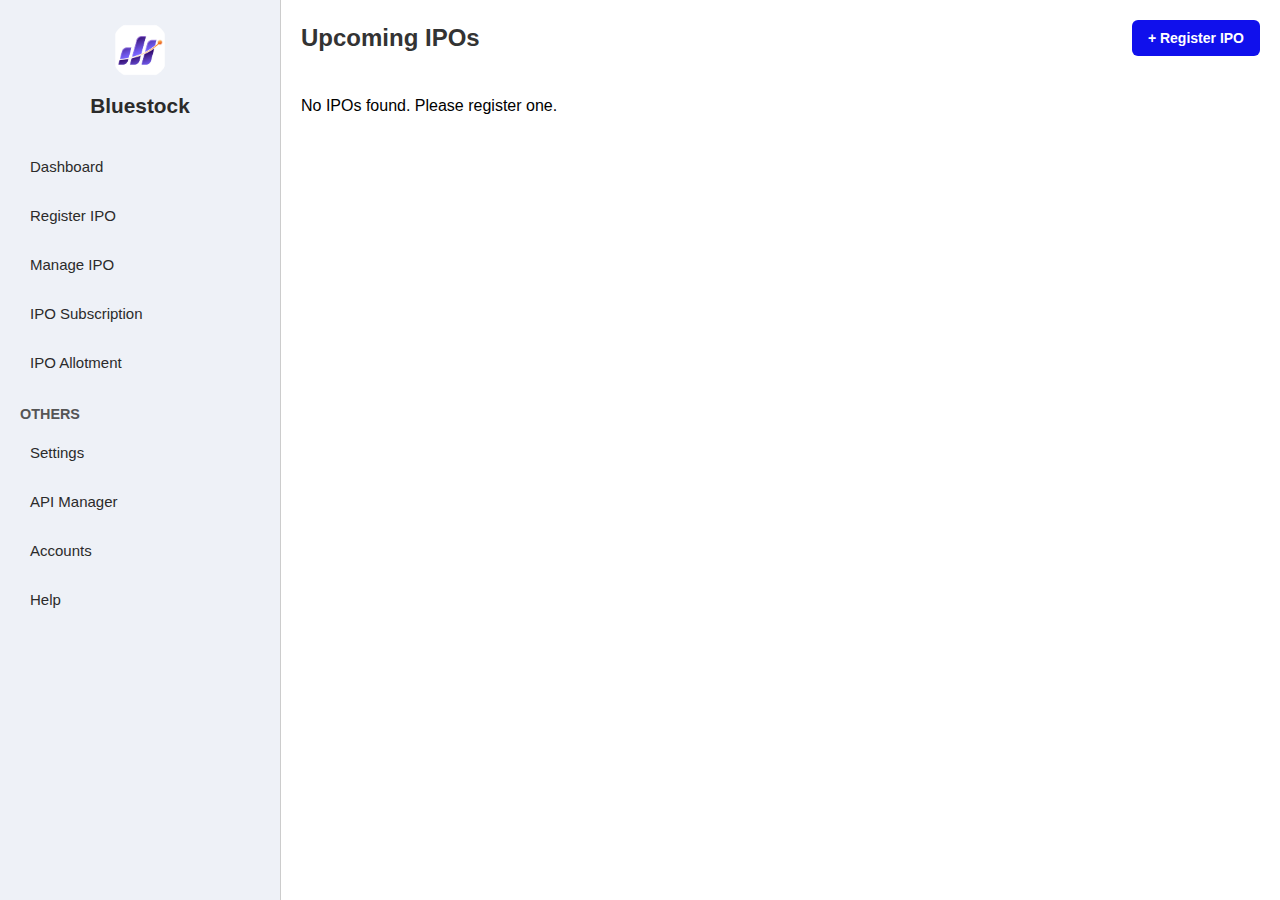
<file: index.html>
<!DOCTYPE html>
<html lang="en">
<head>
  <meta charset="UTF-8" />
  <title>Bluestock IPO Dashboard</title>
  <link rel="stylesheet" href="style.css" />
  <style>
    /* Optional inline styling if not using style.css */
    .main-content {
      padding: 20px;
    }

    .page-header {
      display: flex;
      justify-content: space-between;
      align-items: center;
      margin-bottom: 25px;
    }

    .page-header h1 {
      font-size: 24px;
      margin: 0;
    }

    .register-btn {
      background-color: #1010ec;
      color: #ffffff;
      text-decoration: none;
      padding: 10px 16px;
      border-radius: 6px;
      font-weight: bold;
      font-size: 14px;
      transition: background-color 0.3s ease;
    }

    .register-btn:hover {
      background-color: #218838;
    }

    .ipo-card {
      background: #fff;
      border: 1px solid #d00606;
      padding: 15px;
      margin-bottom: 15px;
      border-radius: 10px;
      display: flex;
      align-items: center;
      gap: 15px;
      box-shadow: 0 2px 5px rgba(0,0,0,0.05);
    }

    .ipo-card img {
      width: 60px;
      height: 60px;
      object-fit: contain;
      border-radius: 50%;
      border: 1px solid #ccc;
      background: #f9f9f9;
    }

    .ipo-card h3 {
      margin: 0;
    }

    .ipo-card small {
      display: block;
      color: gray;
    }
  </style>
</head>
<body>
  <div class="container">
    <!-- Sidebar -->
    <aside class="sidebar">
      <div class="logo">
        <img src="Logo with round.png" alt="Bluestock Logo" />
        <h2>Bluestock</h2>
      </div>
      <nav>
        <ul>
          <li><a class="active" href="index.html">Dashboard</a></li>
          <li><a href="register.html">Register IPO</a></li>
          <li><a href="manage-ipo.html">Manage IPO</a></li>
          <li><a href="ipo-subscription.html">IPO Subscription</a></li>
          <li><a href="ipo-allotment.html">IPO Allotment</a></li>
          <li class="section-title">Others</li>
          <li><a href="settings.html">Settings</a></li>
          <li><a href="api-manager.html">API Manager</a></li>
          <li><a href="accounts.html">Accounts</a></li>
          <li><a href="help.html">Help</a></li>
        </ul>
      </nav>
    </aside>

    <!-- Main Content -->
    <main class="main-content">
      <header class="page-header">
        <h1>Upcoming IPOs</h1>
        <a href="register.html" class="register-btn">+ Register IPO</a>
      </header>

      <div id="ipoList">
        <!-- IPO cards will appear here -->
      </div>
    </main>
  </div>

  <script>
    const ipoList = JSON.parse(localStorage.getItem('ipoData') || '[]');
    const container = document.getElementById('ipoList');

    if (ipoList.length === 0) {
      container.innerHTML = "<p>No IPOs found. Please register one.</p>";
    } else {
      ipoList.forEach(ipo => {
        const div = document.createElement('div');
        div.className = 'ipo-card';
        div.innerHTML = `
          <img src="${ipo.logo}" alt="${ipo.company} Logo" />
          <div>
            <h3>${ipo.company}</h3>
            <small>Open: ${ipo.open_date} | Close: ${ipo.close_date}</small>
            <small>Price Band: ${ipo.price_band} | Status: ${ipo.status}</small>
          </div>
        `;
        container.appendChild(div);
      });
    }
  </script>
</body>
</html>
</file>
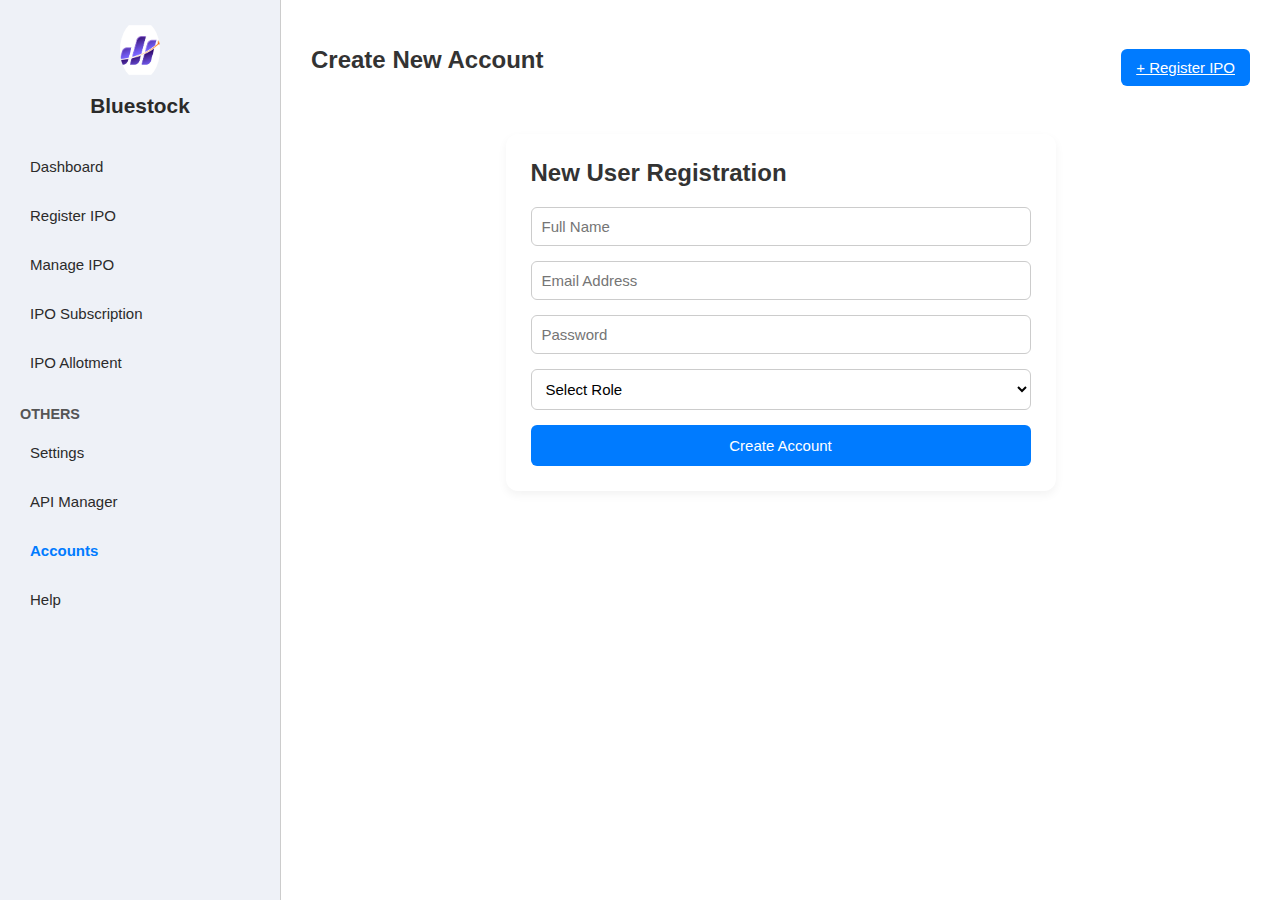
<file: accounts.html>
<!DOCTYPE html>
<html lang="en">
<head>
  <meta charset="UTF-8" />
  <title>Create Account - Bluestock</title>
  <link rel="stylesheet" href="style.css" />
  <style>
    .main-content {
      padding: 30px;
    }

    .page-header {
      display: flex;
      justify-content: space-between;
      align-items: center;
      margin-bottom: 30px;
    }

    .register-container {
      background-color: #fff;
      padding: 25px;
      border-radius: 12px;
      max-width: 500px;
      margin: 0 auto;
      box-shadow: 0 4px 10px rgba(0,0,0,0.05);
    }

    .register-container h2 {
      margin-top: 0;
      font-size: 24px;
      color: #333;
      margin-bottom: 20px;
    }

    input, select {
      padding: 12px;
      margin-bottom: 15px;
      border: 1px solid #ccc;
      border-radius: 6px;
      font-size: 14px;
      width: 100%;
    }

    .submit-btn {
      background-color: #007bff;
      color: white;
      padding: 12px;
      border: none;
      font-size: 15px;
      border-radius: 6px;
      cursor: pointer;
      width: 100%;
    }

    .submit-btn:hover {
      background-color: #0056b3;
    }

    .logo img {
      width: 40px;
    }

    .sidebar .active {
      font-weight: bold;
      color: #007bff;
    }
  </style>
</head>
<body>
  <div class="container">
    <!-- Sidebar -->
    <aside class="sidebar">
      <div class="logo">
        <img src="Logo with round.png" alt="Bluestock Logo" />
        <h2>Bluestock</h2>
      </div>
      <nav>
        <ul>
          <li><a href="index.html">Dashboard</a></li>
          <li><a href="register.html">Register IPO</a></li>
          <li><a href="manage-ipo.html">Manage IPO</a></li>
          <li><a href="ipo-subscription.html">IPO Subscription</a></li>
          <li><a href="ipo-allotment.html">IPO Allotment</a></li>
          <li class="section-title">Others</li>
          <li><a href="settings.html">Settings</a></li>
          <li><a href="api-manager.html">API Manager</a></li>
          <li><a class="active" href="accounts.html">Accounts</a></li>
          <li><a href="help.html">Help</a></li>
        </ul>
      </nav>
    </aside>

    <!-- Main Content -->
    <main class="main-content">
      <div class="page-header">
        <h1>Create New Account</h1>
        <a href="register.html" class="submit-btn" style="width: auto; padding: 10px 15px;">+ Register IPO</a>
      </div>

      <div class="register-container">
        <h2>New User Registration</h2>
        <form id="registerForm">
          <input type="text" id="name" placeholder="Full Name" required />
          <input type="email" id="email" placeholder="Email Address" required />
          <input type="password" id="password" placeholder="Password" required />
          <select id="role" required>
            <option value="">Select Role</option>
            <option value="Investor">Investor</option>
            <option value="Admin">Admin</option>
          </select>
          <button type="submit" class="submit-btn">Create Account</button>
        </form>
      </div>
    </main>
  </div>

  <script>
    document.getElementById("registerForm").addEventListener("submit", function (e) {
      e.preventDefault();

      const user = {
        name: document.getElementById("name").value,
        email: document.getElementById("email").value,
        password: document.getElementById("password").value,
        role: document.getElementById("role").value
      };

      const users = JSON.parse(localStorage.getItem("users") || "[]");

      // Check if user already exists
      const exists = users.some(u => u.email === user.email);
      if (exists) {
        alert("User already exists with this email.");
        return;
      }

      users.push(user);
      localStorage.setItem("users", JSON.stringify(users));
      alert("Account Created Successfully!");

      // Optional: redirect
      window.location.href = "index.html";
    });
  </script>
</body>
</html>
</file>
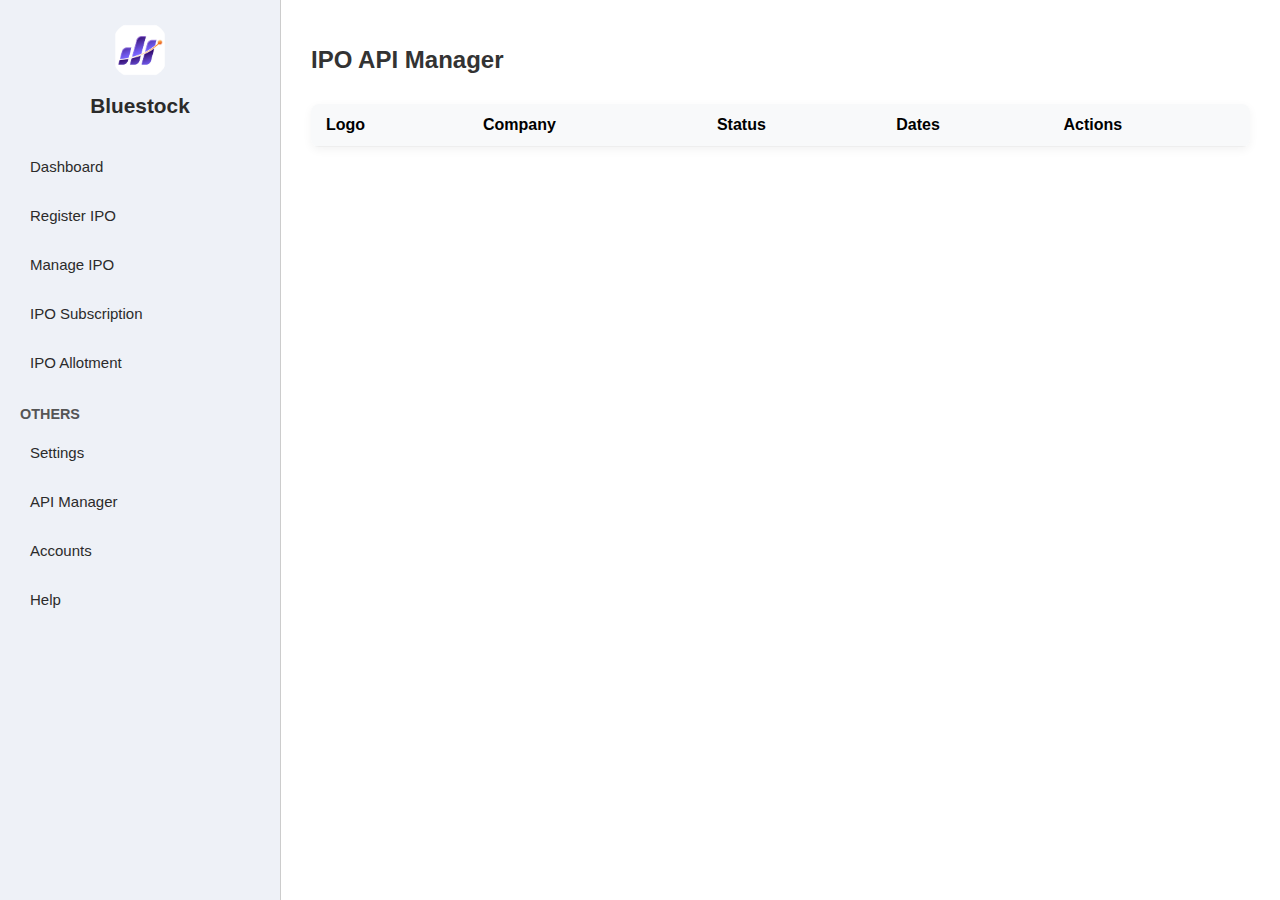
<file: api-manager.html>
<!DOCTYPE html>
<html lang="en">
<head>
  <meta charset="UTF-8" />
  <title>API Manager - Bluestock</title>
  <link rel="stylesheet" href="style.css" />
  <style>
    .main-content {
      padding: 30px;
    }

    .ipo-table {
      width: 100%;
      border-collapse: collapse;
      background: #fff;
      border-radius: 8px;
      overflow: hidden;
      box-shadow: 0 3px 10px rgba(0,0,0,0.05);
    }

    .ipo-table th, .ipo-table td {
      padding: 12px 15px;
      border-bottom: 1px solid #eee;
      text-align: left;
    }

    .ipo-table th {
      background-color: #f8f9fa;
    }

    .ipo-table td img {
      width: 50px;
      height: 50px;
      object-fit: contain;
      border-radius: 4px;
    }

    .action-btn {
      margin-right: 6px;
      padding: 6px 10px;
      font-size: 13px;
      border: none;
      border-radius: 4px;
      cursor: pointer;
    }

    .view-btn { background-color: #17a2b8; color: white; }
    .edit-btn { background-color: #ffc107; color: black; }
    .delete-btn { background-color: #dc3545; color: white; }

    .edit-form {
      margin-top: 20px;
      background: #f8f9fa;
      padding: 20px;
      border-radius: 10px;
      display: none;
    }

    .edit-form input, .edit-form select {
      width: 100%;
      padding: 10px;
      margin-bottom: 12px;
      border: 1px solid #ccc;
      border-radius: 5px;
    }

    .edit-form button {
      background-color: #007bff;
      color: white;
      padding: 10px 15px;
      border: none;
      border-radius: 6px;
      cursor: pointer;
    }
  </style>
</head>
<body>
  <div class="container">
    <!-- Sidebar -->
    <aside class="sidebar">
      <div class="logo">
        <img src="Logo with round.png" alt="Bluestock Logo" />
        <h2>Bluestock</h2>
      </div>
      <nav>
        <ul>
          <li><a href="index.html">Dashboard</a></li>
          <li><a href="register.html">Register IPO</a></li>
          <li><a href="manage-ipo.html">Manage IPO</a></li>
          <li><a href="ipo-subscription.html">IPO Subscription</a></li>
          <li><a href="ipo-allotment.html">IPO Allotment</a></li>
          <li class="section-title">Others</li>
          <li><a href="settings.html">Settings</a></li>
          <li><a class="active" href="api-manager.html">API Manager</a></li>
          <li><a href="accounts.html">Accounts</a></li>
          <li><a href="help.html">Help</a></li>
        </ul>
      </nav>
    </aside>

    <!-- Main Content -->
    <main class="main-content">
      <h1>IPO API Manager</h1>
      <table class="ipo-table" id="ipoTable">
        <thead>
          <tr>
            <th>Logo</th>
            <th>Company</th>
            <th>Status</th>
            <th>Dates</th>
            <th>Actions</th>
          </tr>
        </thead>
        <tbody></tbody>
      </table>

      <!-- Edit IPO Form -->
      <div class="edit-form" id="editForm">
        <h3>Edit IPO</h3>
        <form id="updateIpoForm">
          <input type="hidden" id="editIndex" />
          <input type="text" id="editCompany" placeholder="Company Name" required />
          <input type="text" id="editPrice" placeholder="Price Band" required />
          <input type="date" id="editOpen" required />
          <input type="date" id="editClose" required />
          <input type="text" id="editSize" placeholder="Issue Size" required />
          <input type="text" id="editType" placeholder="Issue Type" required />
          <input type="date" id="editListing" required />
          <select id="editStatus" required>
            <option value="">Select Status</option>
            <option>Ongoing</option>
            <option>Coming</option>
            <option>New Listed</option>
          </select>
          <input type="text" id="editLogo" placeholder="logo filename (e.g. abc.png)" required />
          <button type="submit">Update IPO</button>
        </form>
      </div>
    </main>
  </div>

  <script>
    const ipoData = JSON.parse(localStorage.getItem("ipoData") || "[]");
    const tbody = document.querySelector("#ipoTable tbody");
    const editForm = document.getElementById("editForm");

    function renderIPOs() {
      tbody.innerHTML = "";
      ipoData.forEach((ipo, index) => {
        const row = document.createElement("tr");
        row.innerHTML = `
          <td><img src="${ipo.logo}" alt="Logo" /></td>
          <td>${ipo.company}</td>
          <td>${ipo.status}</td>
          <td>${ipo.open_date} → ${ipo.close_date}</td>
          <td>
            <button class="action-btn view-btn" onclick="alert(JSON.stringify(ipoData[${index}], null, 2))">View</button>
            <button class="action-btn edit-btn" onclick="editIPO(${index})">Edit</button>
            <button class="action-btn delete-btn" onclick="deleteIPO(${index})">Delete</button>
          </td>
        `;
        tbody.appendChild(row);
      });
    }

    function deleteIPO(index) {
      if (confirm("Are you sure you want to delete this IPO?")) {
        ipoData.splice(index, 1);
        localStorage.setItem("ipoData", JSON.stringify(ipoData));
        renderIPOs();
      }
    }

    function editIPO(index) {
      const ipo = ipoData[index];
      document.getElementById("editIndex").value = index;
      document.getElementById("editCompany").value = ipo.company;
      document.getElementById("editPrice").value = ipo.price_band;
      document.getElementById("editOpen").value = ipo.open_date;
      document.getElementById("editClose").value = ipo.close_date;
      document.getElementById("editSize").value = ipo.issue_size;
      document.getElementById("editType").value = ipo.issue_type;
      document.getElementById("editListing").value = ipo.listing_date;
      document.getElementById("editStatus").value = ipo.status;
      document.getElementById("editLogo").value = ipo.logo.replace("assets/", "");
      editForm.style.display = "block";
    }

    document.getElementById("updateIpoForm").addEventListener("submit", function (e) {
      e.preventDefault();
      const index = parseInt(document.getElementById("editIndex").value);
      ipoData[index] = {
        company: document.getElementById("editCompany").value,
        price_band: document.getElementById("editPrice").value,
        open_date: document.getElementById("editOpen").value,
        close_date: document.getElementById("editClose").value,
        issue_size: document.getElementById("editSize").value,
        issue_type: document.getElementById("editType").value,
        listing_date: document.getElementById("editListing").value,
        status: document.getElementById("editStatus").value,
        logo: "assets/" + document.getElementById("editLogo").value,
      };

      localStorage.setItem("ipoData", JSON.stringify(ipoData));
      editForm.style.display = "none";
      renderIPOs();
      alert("IPO updated successfully!");
    });

    renderIPOs();
  </script>
</body>
</html>
</file>
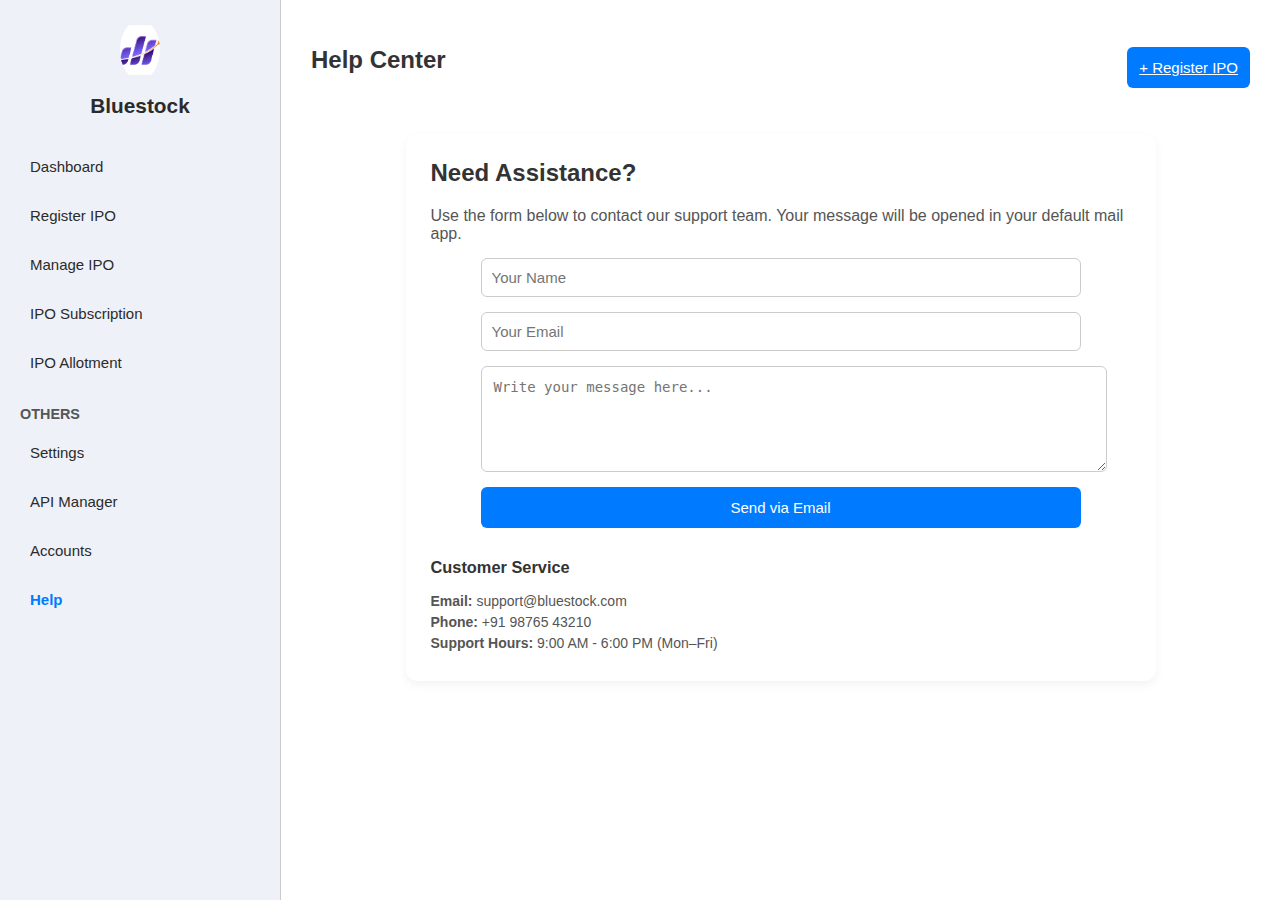
<file: help.html>
<!DOCTYPE html>
<html lang="en">
<head>
  <meta charset="UTF-8" />
  <title>Help Center - Bluestock</title>
  <link rel="stylesheet" href="style.css" />
  <style>
    .main-content {
      padding: 30px;
    }

    .page-header {
      display: flex;
      justify-content: space-between;
      align-items: center;
      margin-bottom: 30px;
    }

    .help-container {
      background-color: #fff;
      padding: 25px;
      border-radius: 12px;
      max-width: 700px;
      margin: 0 auto;
      box-shadow: 0 4px 10px rgba(0,0,0,0.05);
    }

    .help-container h2 {
      margin-top: 0;
      font-size: 24px;
      color: #333;
    }

    .help-container p {
      color: #555;
      margin-bottom: 15px;
    }

    form {
      display: flex;
      flex-direction: column;
    }

    input, textarea {
      padding: 12px;
      margin-bottom: 15px;
      border: 1px solid #ccc;
      border-radius: 6px;
      font-size: 14px;
      width: 100%;
    }

    .submit-btn {
      background-color: #007bff;
      color: white;
      padding: 12px;
      border: none;
      font-size: 15px;
      border-radius: 6px;
      cursor: pointer;
    }

    .submit-btn:hover {
      background-color: #0056b3;
    }

    .contact-info {
      margin-top: 30px;
      font-size: 14px;
      color: #333;
    }

    .contact-info p {
      margin: 5px 0;
    }

    .logo img {
      width: 40px;
    }

    .sidebar .active {
      font-weight: bold;
      color: #007bff;
    }
  </style>
</head>
<body>
  <div class="container">
    <!-- Sidebar -->
    <aside class="sidebar">
      <div class="logo">
        <img src="Logo with round.png" alt="Bluestock Logo" />
        <h2>Bluestock</h2>
      </div>
      <nav>
        <ul>
          <li><a href="index.html">Dashboard</a></li>
          <li><a href="register.html">Register IPO</a></li>
          <li><a href="manage-ipo.html">Manage IPO</a></li>
          <li><a href="ipo-subscription.html">IPO Subscription</a></li>
          <li><a href="ipo-allotment.html">IPO Allotment</a></li>
          <li class="section-title">Others</li>
          <li><a href="settings.html">Settings</a></li>
          <li><a href="api-manager.html">API Manager</a></li>
          <li><a href="accounts.html">Accounts</a></li>
          <li><a class="active" href="help.html">Help</a></li>
        </ul>
      </nav>
    </aside>

    <!-- Main Content -->
    <main class="main-content">
      <div class="page-header">
        <h1>Help Center</h1>
        <a href="register.html" class="submit-btn">+ Register IPO</a>
      </div>

      <div class="help-container">
        <h2>Need Assistance?</h2>
        <p>Use the form below to contact our support team. Your message will be opened in your default mail app.</p>

        <form id="contactForm" onsubmit="return sendMail()">
          <input type="text" id="name" placeholder="Your Name" required />
          <input type="email" id="email" placeholder="Your Email" required />
          <textarea id="message" placeholder="Write your message here..." rows="5" required></textarea>
          <button type="submit" class="submit-btn">Send via Email</button>
        </form>

        <div class="contact-info">
          <h3>Customer Service</h3>
          <p><strong>Email:</strong> support@bluestock.com</p>
          <p><strong>Phone:</strong> +91 98765 43210</p>
          <p><strong>Support Hours:</strong> 9:00 AM - 6:00 PM (Mon–Fri)</p>
        </div>
      </div>
    </main>
  </div>

  <script>
    function sendMail() {
      const name = document.getElementById('name').value.trim();
      const email = document.getElementById('email').value.trim();
      const message = document.getElementById('message').value.trim();

      const subject = encodeURIComponent(`Help Request from ${name}`);
      const body = encodeURIComponent(`Name: ${name}\nEmail: ${email}\n\nMessage:\n${message}`);
      const mailtoLink = `mailto:support@bluestock.com?subject=${subject}&body=${body}`;

      window.location.href = mailtoLink;
      return false; // Prevent default form submission
    }
  </script>
</body>
</html>
</file>
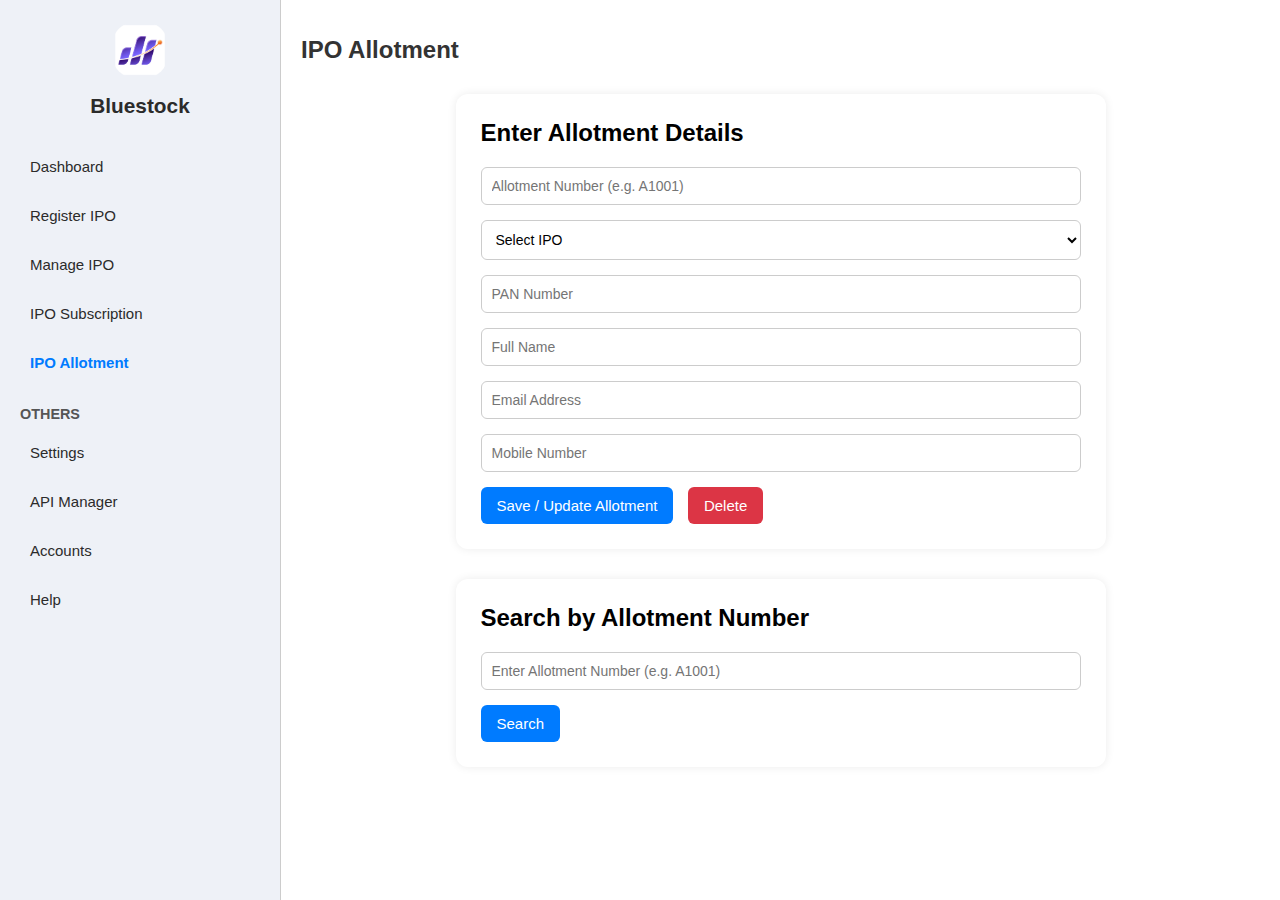
<file: ipo-allotment.html>
<!DOCTYPE html>
<html lang="en">
<head>
  <meta charset="UTF-8" />
  <title>IPO Allotment</title>
  <link rel="stylesheet" href="style.css" />
  <style>
    .main-content {
      padding: 20px;
    }

    .allotment-form, .search-form {
      max-width: 600px;
      background: #fff;
      padding: 25px;
      border-radius: 12px;
      box-shadow: 0 0 10px rgba(0,0,0,0.08);
      margin-bottom: 30px;
    }

    .allotment-form h2, .search-form h2 {
      margin-top: 0;
      margin-bottom: 20px;
    }

    .allotment-form input, .allotment-form select,
    .search-form input {
      width: 100%;
      padding: 10px;
      margin-bottom: 15px;
      border-radius: 6px;
      border: 1px solid #ccc;
      font-size: 14px;
    }

    .submit-btn, .delete-btn {
      background-color: #007bff;
      color: white;
      padding: 10px 16px;
      border: none;
      font-size: 15px;
      border-radius: 6px;
      cursor: pointer;
      margin-right: 10px;
    }

    .submit-btn:hover {
      background-color: #0056b3;
    }

    .delete-btn {
      background-color: #dc3545;
    }

    .delete-btn:hover {
      background-color: #c82333;
    }

    .allotment-info {
      background: #f8f8f8;
      padding: 15px;
      border-radius: 10px;
      margin-top: 20px;
    }

    .allotment-info p {
      margin: 8px 0;
    }

    .sidebar .active {
      font-weight: bold;
      color: #007bff;
    }
  </style>
</head>
<body>
  <div class="container">
    <!-- Sidebar -->
    <aside class="sidebar">
      <div class="logo">
        <img src="Logo with round.png" alt="Bluestock Logo" />
        <h2>Bluestock</h2>
      </div>
      <nav>
        <ul>
          <li><a href="index.html">Dashboard</a></li>
          <li><a href="register.html">Register IPO</a></li>
          <li><a href="manage-ipo.html">Manage IPO</a></li>
          <li><a href="ipo-subscription.html">IPO Subscription</a></li>
          <li><a class="active" href="ipo-allotment.html">IPO Allotment</a></li>
          <li class="section-title">Others</li>
          <li><a href="settings.html">Settings</a></li>
          <li><a href="api-manager.html">API Manager</a></li>
          <li><a href="accounts.html">Accounts</a></li>
          <li><a href="help.html">Help</a></li>
        </ul>
      </nav>
    </aside>

    <!-- Main Content -->
    <main class="main-content">
      <h1>IPO Allotment</h1>

      <form class="allotment-form" id="allotmentForm">
        <h2>Enter Allotment Details</h2>
        <input type="text" id="allotmentNo" placeholder="Allotment Number (e.g. A1001)" required />
        <select id="ipoName" required>
          <option value="">Select IPO</option>
        </select>
        <input type="text" id="pan" placeholder="PAN Number" required />
        <input type="text" id="name" placeholder="Full Name" required />
        <input type="email" id="email" placeholder="Email Address" required />
        <input type="tel" id="mobile" placeholder="Mobile Number" required />
        <button type="submit" class="submit-btn">Save / Update Allotment</button>
        <button type="button" class="delete-btn" onclick="deleteAllotment()">Delete</button>
      </form>

      <form class="search-form" onsubmit="searchAllotment(event)">
        <h2>Search by Allotment Number</h2>
        <input type="text" id="searchAllotmentNo" placeholder="Enter Allotment Number (e.g. A1001)" required />
        <button type="submit" class="submit-btn">Search</button>
      </form>

      <div id="allotmentDetails" class="allotment-info" style="display:none;"></div>
    </main>
  </div>

  <script>
    // Load IPOs from localStorage
    const ipoList = JSON.parse(localStorage.getItem('ipoData') || "[]");
    const ipoSelect = document.getElementById('ipoName');
    ipoList.forEach(ipo => {
      const opt = document.createElement('option');
      opt.value = ipo.company;
      opt.textContent = ipo.company;
      ipoSelect.appendChild(opt);
    });

    const form = document.getElementById('allotmentForm');

    form.addEventListener('submit', function (e) {
      e.preventDefault();

      const allotment = {
        allotmentNo: document.getElementById('allotmentNo').value.trim(),
        ipo: document.getElementById('ipoName').value,
        pan: document.getElementById('pan').value,
        name: document.getElementById('name').value,
        email: document.getElementById('email').value,
        mobile: document.getElementById('mobile').value
      };

      let allotments = JSON.parse(localStorage.getItem('allotments') || "[]");

      // Check if exists
      const existingIndex = allotments.findIndex(a => a.allotmentNo === allotment.allotmentNo);
      if (existingIndex !== -1) {
        allotments[existingIndex] = allotment;
        alert("Allotment Updated!");
      } else {
        allotments.push(allotment);
        alert("Allotment Saved!");
      }

      localStorage.setItem('allotments', JSON.stringify(allotments));
      form.reset();
    });

    function searchAllotment(e) {
      e.preventDefault();
      const number = document.getElementById('searchAllotmentNo').value.trim();
      const allotments = JSON.parse(localStorage.getItem('allotments') || "[]");
      const result = allotments.find(a => a.allotmentNo === number);

      const detailsDiv = document.getElementById('allotmentDetails');
      if (result) {
        detailsDiv.style.display = "block";
        detailsDiv.innerHTML = `
          <p><strong>Allotment No:</strong> ${result.allotmentNo}</p>
          <p><strong>IPO:</strong> ${result.ipo}</p>
          <p><strong>Name:</strong> ${result.name}</p>
          <p><strong>PAN:</strong> ${result.pan}</p>
          <p><strong>Email:</strong> ${result.email}</p>
          <p><strong>Mobile:</strong> ${result.mobile}</p>
        `;
        // Autofill form
        document.getElementById('allotmentNo').value = result.allotmentNo;
        document.getElementById('ipoName').value = result.ipo;
        document.getElementById('pan').value = result.pan;
        document.getElementById('name').value = result.name;
        document.getElementById('email').value = result.email;
        document.getElementById('mobile').value = result.mobile;
      } else {
        detailsDiv.style.display = "block";
        detailsDiv.innerHTML = `<p style="color:red">No allotment found for number: ${number}</p>`;
      }
    }

    function deleteAllotment() {
      const number = document.getElementById('allotmentNo').value.trim();
      if (!number) {
        alert("Please enter Allotment Number to delete.");
        return;
      }

      let allotments = JSON.parse(localStorage.getItem('allotments') || "[]");
      const newList = allotments.filter(a => a.allotmentNo !== number);

      if (newList.length === allotments.length) {
        alert("No record found to delete.");
      } else {
        localStorage.setItem('allotments', JSON.stringify(newList));
        alert("Allotment deleted.");
        form.reset();
        document.getElementById('allotmentDetails').style.display = "none";
      }
    }
  </script>
</body>
</html>
</file>
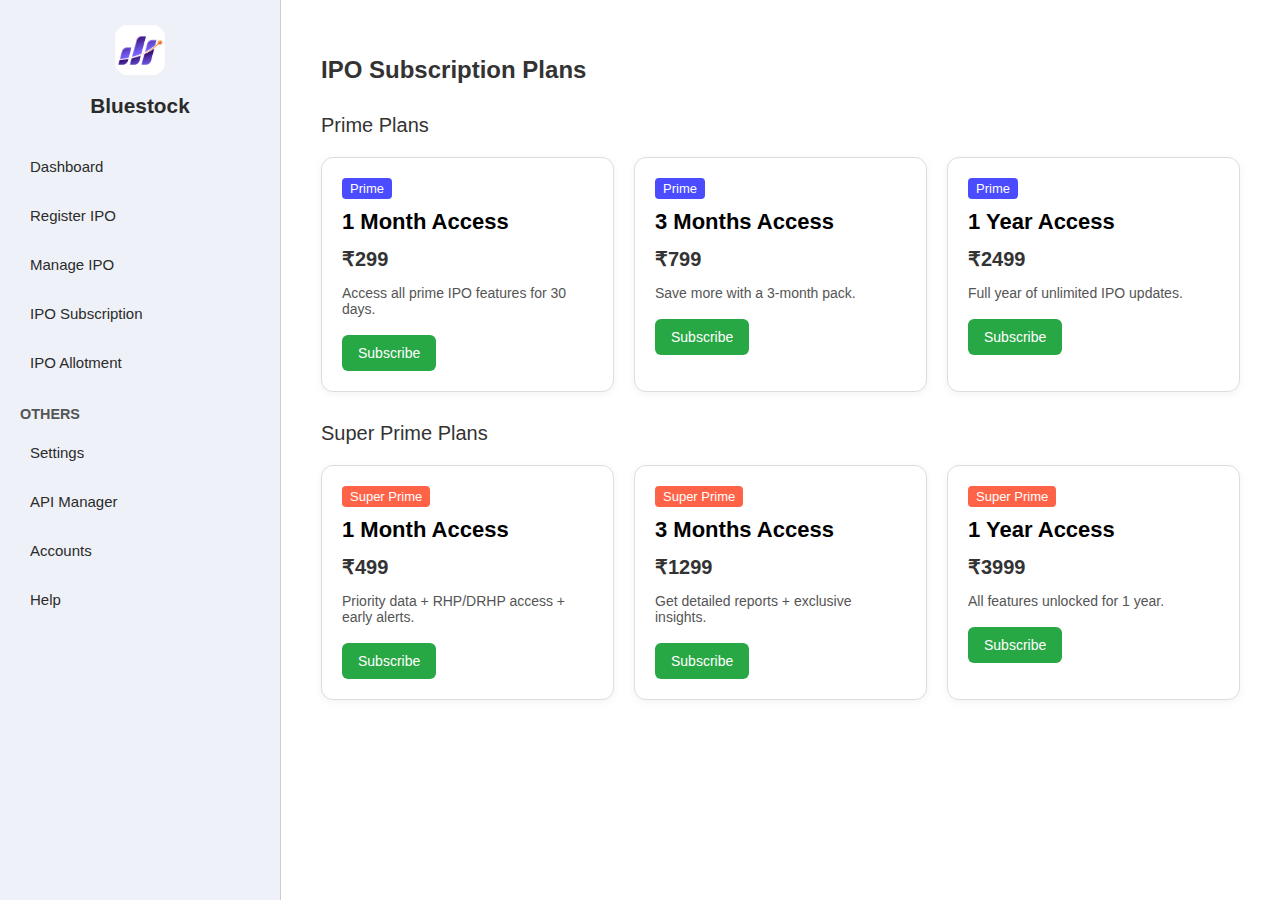
<file: ipo-subscription.html>
<!DOCTYPE html>
<html lang="en">
<head>
  <meta charset="UTF-8" />
  <title>IPO Subscription Plans</title>
  <link rel="stylesheet" href="style.css" />
  <style>
    .subscription-container {
      display: grid;
      grid-template-columns: repeat(auto-fit, minmax(260px, 1fr));
      gap: 20px;
    }

    .plan-card {
      background: white;
      border-radius: 12px;
      border: 1px solid #ddd;
      padding: 20px;
      box-shadow: 0 2px 8px rgba(0,0,0,0.05);
      transition: transform 0.2s ease-in-out;
    }

    .plan-card:hover {
      transform: translateY(-5px);
      box-shadow: 0 4px 12px rgba(0,0,0,0.1);
    }

    .plan-title {
      font-size: 22px;
      font-weight: 600;
      margin-bottom: 10px;
    }

    .plan-type {
      background: #4b4bff;
      color: white;
      font-size: 13px;
      padding: 3px 8px;
      border-radius: 4px;
      display: inline-block;
      margin-bottom: 10px;
    }

    .super-prime {
      background: #ff6347;
    }

    .price {
      font-size: 20px;
      color: #333;
      font-weight: bold;
      margin: 12px 0;
    }

    .subscribe-btn {
      background-color: #28a745;
      color: white;
      border: none;
      padding: 10px 16px;
      border-radius: 6px;
      font-size: 14px;
      text-decoration: none;
      display: inline-block;
      text-align: center;
      margin-top: 10px;
    }

    .subscribe-btn:hover {
      background-color: #218838;
    }

    .plan-duration {
      font-size: 14px;
      color: #555;
      margin-bottom: 8px;
    }

    .plan-section-title {
      margin: 30px 0 20px;
      font-size: 20px;
      color: #333;
      font-weight: 500;
    }
  </style>
</head>
<body>
  <div class="container">
    <!-- Sidebar -->
    <aside class="sidebar">
      <div class="logo">
        <img src="Logo with round.png" alt="Bluestock Logo" />
        <h2>Bluestock</h2>
      </div>
      <nav>
        <ul>
          <li><a href="index.html">Dashboard</a></li>
          <li><a href="register.html">Register IPO</a></li>
          <li><a href="manage-ipo.html">Manage IPO</a></li>
          <li><a href="ipo-subscription.html" class="active">IPO Subscription</a></li>
          <li><a href="ipo-allotment.html">IPO Allotment</a></li>
          <li class="section-title">Others</li>
          <li><a href="settings.html">Settings</a></li>
          <li><a href="api-manager.html">API Manager</a></li>
          <li><a href="accounts.html">Accounts</a></li>
          <li><a href="help.html">Help</a></li>
        </ul>
      </nav>
    </aside>

    <!-- Main Content -->
    <main class="main-content">
      <h1>IPO Subscription Plans</h1>

      <h2 class="plan-section-title">Prime Plans</h2>
      <div class="subscription-container">
        <div class="plan-card">
          <div class="plan-type">Prime</div>
          <div class="plan-title">1 Month Access</div>
          <div class="price">₹299</div>
          <p class="plan-duration">Access all prime IPO features for 30 days.</p>
          <a href="payment.html?plan=Prime 1 Month&price=299" class="subscribe-btn">Subscribe</a>
        </div>

        <div class="plan-card">
          <div class="plan-type">Prime</div>
          <div class="plan-title">3 Months Access</div>
          <div class="price">₹799</div>
          <p class="plan-duration">Save more with a 3-month pack.</p>
          <a href="payment.html?plan=Prime 3 Months&price=799" class="subscribe-btn">Subscribe</a>
        </div>

        <div class="plan-card">
          <div class="plan-type">Prime</div>
          <div class="plan-title">1 Year Access</div>
          <div class="price">₹2499</div>
          <p class="plan-duration">Full year of unlimited IPO updates.</p>
          <a href="payment.html?plan=Prime 1 Year&price=2499" class="subscribe-btn">Subscribe</a>
        </div>
      </div>

      <h2 class="plan-section-title">Super Prime Plans</h2>
      <div class="subscription-container">
        <div class="plan-card">
          <div class="plan-type super-prime">Super Prime</div>
          <div class="plan-title">1 Month Access</div>
          <div class="price">₹499</div>
          <p class="plan-duration">Priority data + RHP/DRHP access + early alerts.</p>
          <a href="payment.html?plan=Super Prime 1 Month&price=499" class="subscribe-btn">Subscribe</a>
        </div>

        <div class="plan-card">
          <div class="plan-type super-prime">Super Prime</div>
          <div class="plan-title">3 Months Access</div>
          <div class="price">₹1299</div>
          <p class="plan-duration">Get detailed reports + exclusive insights.</p>
          <a href="payment.html?plan=Super Prime 3 Months&price=1299" class="subscribe-btn">Subscribe</a>
        </div>

        <div class="plan-card">
          <div class="plan-type super-prime">Super Prime</div>
          <div class="plan-title">1 Year Access</div>
          <div class="price">₹3999</div>
          <p class="plan-duration">All features unlocked for 1 year.</p>
          <a href="payment.html?plan=Super Prime 1 Year&price=3999" class="subscribe-btn">Subscribe</a>
        </div>
      </div>
    </main>
  </div>
</body>
</html>
</file>
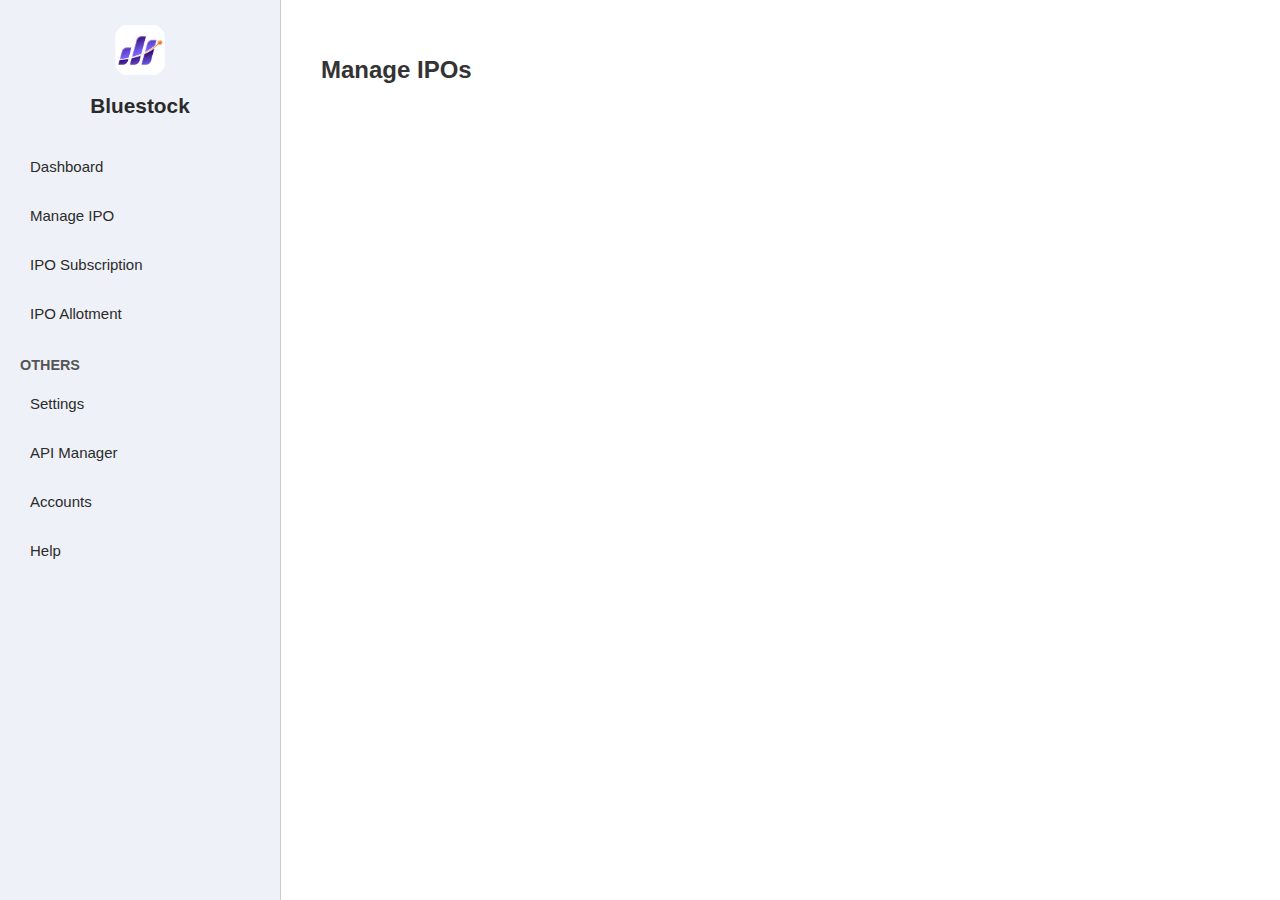
<file: manage-ipo.html>
<!DOCTYPE html>
<html lang="en">
<head>
  <meta charset="UTF-8" />
  <title>Manage IPO</title>
  <link rel="stylesheet" href="style.css" />
</head>
<body>
  <div class="container">
    <!-- Sidebar -->
    <aside class="sidebar">
      <div class="logo">
        <img src="Logo with round.png" alt="Bluestock Logo" />
        <h2>Bluestock</h2>
      </div>
      <nav>
        <ul>
          <li><a href="index.html">Dashboard</a></li>
          <li><a href="manage-ipo.html">Manage IPO</a></li>
          <li><a href="ipo-subscription.html">IPO Subscription</a></li>
          <li><a href="ipo-allotment.html">IPO Allotment</a></li>
          <li class="section-title">Others</li>
          <li><a href="settings.html">Settings</a></li>
          <li><a href="api-manager.html">API Manager</a></li>
          <li><a href="accounts.html">Accounts</a></li>
          <li><a href="help.html">Help</a></li>
        </ul>
      </nav>
    </aside>

    <!-- Main Content -->
    <main class="main-content">
      <h1>Manage IPOs</h1>
      <div id="ipoList"></div>
    </main>
  </div>

  <!-- Hidden Edit Form Modal -->
  <div id="editModal" class="modal" style="display:none;">
    <div class="modal-content">
      <h3>Edit IPO</h3>
      <form id="editForm">
        <input type="text" id="editCompany" required />
        <input type="text" id="editPrice" required />
        <input type="date" id="editOpen" required />
        <input type="date" id="editClose" required />
        <input type="text" id="editSize" required />
        <input type="text" id="editType" required />
        <input type="date" id="editListing" required />
        <select id="editStatus" required>
          <option value="">Select Status</option>
          <option>Ongoing</option>
          <option>Coming</option>
          <option>New Listed</option>
        </select>
        <input type="text" id="editLogo" required />
        <button type="submit">Save</button>
        <button type="button" onclick="closeModal()">Cancel</button>
      </form>
    </div>
  </div>

  <script>
    let currentEditIndex = null;

    function loadIPOs() {
      const ipoData = JSON.parse(localStorage.getItem('ipoData') || "[]");
      const container = document.getElementById("ipoList");
      container.innerHTML = "";

      ipoData.forEach((ipo, index) => {
        const div = document.createElement("div");
        div.className = "ipo-card";
        div.innerHTML = `
          <img src="${ipo.logo}" alt="Logo" class="preview-logo" />
          <h3>${ipo.company}</h3>
          <p>Price Band: ${ipo.price_band}</p>
          <p>Open: ${ipo.open_date}</p>
          <p>Close: ${ipo.close_date}</p>
          <p>Issue Size: ${ipo.issue_size}</p>
          <p>Type: ${ipo.issue_type}</p>
          <p>Listing: ${ipo.listing_date}</p>
          <p>Status: ${ipo.status}</p>
          <button onclick="editIPO(${index})">Edit</button>
          <button onclick="deleteIPO(${index})">Delete</button>
        `;
        container.appendChild(div);
      });
    }

    function editIPO(index) {
      const ipoData = JSON.parse(localStorage.getItem('ipoData'));
      const ipo = ipoData[index];
      currentEditIndex = index;

      document.getElementById('editCompany').value = ipo.company;
      document.getElementById('editPrice').value = ipo.price_band;
      document.getElementById('editOpen').value = ipo.open_date;
      document.getElementById('editClose').value = ipo.close_date;
      document.getElementById('editSize').value = ipo.issue_size;
      document.getElementById('editType').value = ipo.issue_type;
      document.getElementById('editListing').value = ipo.listing_date;
      document.getElementById('editStatus').value = ipo.status;
      document.getElementById('editLogo').value = ipo.logo;

      document.getElementById('editModal').style.display = 'block';
    }

    function closeModal() {
      document.getElementById('editModal').style.display = 'none';
    }

    document.getElementById('editForm').addEventListener('submit', function (e) {
      e.preventDefault();
      const ipoData = JSON.parse(localStorage.getItem('ipoData'));

      ipoData[currentEditIndex] = {
        company: document.getElementById('editCompany').value,
        price_band: document.getElementById('editPrice').value,
        open_date: document.getElementById('editOpen').value,
        close_date: document.getElementById('editClose').value,
        issue_size: document.getElementById('editSize').value,
        issue_type: document.getElementById('editType').value,
        listing_date: document.getElementById('editListing').value,
        status: document.getElementById('editStatus').value,
        logo: document.getElementById('editLogo').value
      };

      localStorage.setItem('ipoData', JSON.stringify(ipoData));
      closeModal();
      loadIPOs();
    });

    function deleteIPO(index) {
      const ipoData = JSON.parse(localStorage.getItem('ipoData'));
      if (confirm("Are you sure you want to delete this IPO?")) {
        ipoData.splice(index, 1);
        localStorage.setItem('ipoData', JSON.stringify(ipoData));
        loadIPOs();
      }
    }

    // On page load
    loadIPOs();
  </script>
</body>
</html>
</file>
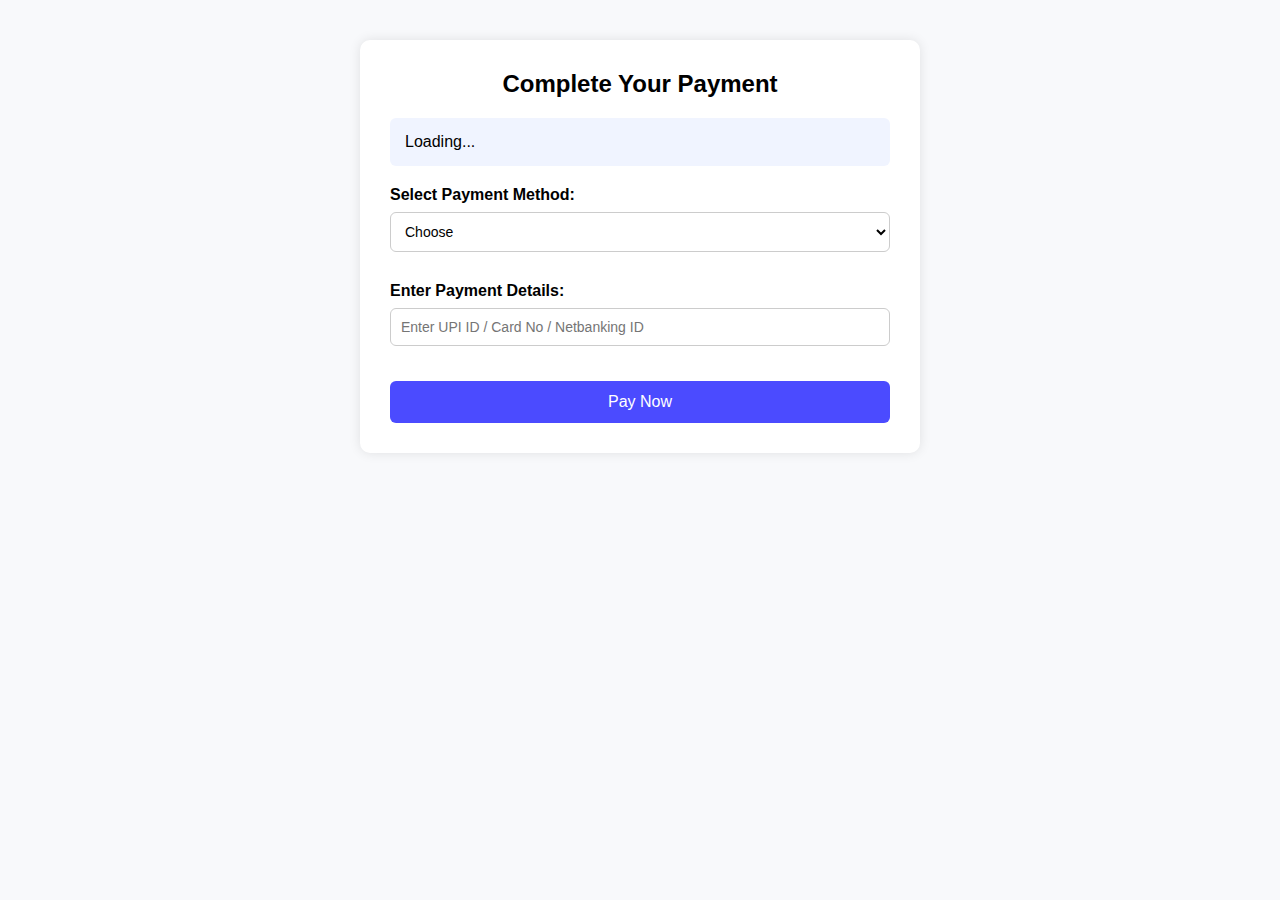
<file: payment.html>
<!DOCTYPE html>
<html lang="en">
<head>
  <meta charset="UTF-8" />
  <title>Payment - IPO Subscription</title>
  <link rel="stylesheet" href="style.css" />
  <style>
    .payment-container {
      max-width: 500px;
      margin: 40px auto;
      background: #fff;
      padding: 30px;
      border-radius: 10px;
      box-shadow: 0 0 12px rgba(0,0,0,0.1);
    }

    .payment-container h2 {
      margin-top: 0;
      font-size: 24px;
      margin-bottom: 20px;
      text-align: center;
    }

    .plan-summary {
      background: #f0f4ff;
      padding: 15px;
      border-radius: 6px;
      margin-bottom: 20px;
      font-size: 16px;
    }

    .payment-methods label {
      display: block;
      margin: 15px 0 8px;
      font-weight: bold;
    }

    .payment-methods input[type="text"],
    .payment-methods select {
      width: 100%;
      padding: 10px;
      border: 1px solid #ccc;
      border-radius: 6px;
      font-size: 14px;
    }

    .pay-btn {
      margin-top: 20px;
      width: 100%;
      background-color: #4b4bff;
      color: white;
      border: none;
      padding: 12px;
      border-radius: 6px;
      font-size: 16px;
      cursor: pointer;
    }

    .pay-btn:hover {
      background-color: #3737cc;
    }
  </style>
</head>
<body>
  <div class="payment-container">
    <h2>Complete Your Payment</h2>
    <div class="plan-summary" id="planDetails">Loading...</div>

    <form id="paymentForm" class="payment-methods">
      <label for="method">Select Payment Method:</label>
      <select id="method" required>
        <option value="">Choose</option>
        <option value="UPI">UPI (PhonePe, GPay, Paytm)</option>
        <option value="NetBanking">Net Banking</option>
        <option value="Card">Debit/Credit Card</option>
      </select>

      <label for="details">Enter Payment Details:</label>
      <input type="text" id="details" placeholder="Enter UPI ID / Card No / Netbanking ID" required />

      <button type="submit" class="pay-btn">Pay Now</button>
    </form>
  </div>

  <script>
    // Load plan details from URL
    const urlParams = new URLSearchParams(window.location.search);
    const plan = urlParams.get('plan');
    const price = urlParams.get('price');

    if (plan && price) {
      document.getElementById('planDetails').textContent = `${plan} Plan - ₹${price}`;
    }

    document.getElementById('paymentForm').addEventListener('submit', function(e) {
      e.preventDefault();
      const method = document.getElementById('method').value;
      const details = document.getElementById('details').value;

      if (method && details) {
        alert(`Payment of ₹${price} for ${plan} completed via ${method}`);
        window.location.href = "index.html";
      } else {
        alert("Please complete all fields.");
      }
    });
  </script>
</body>
</html>
</file>
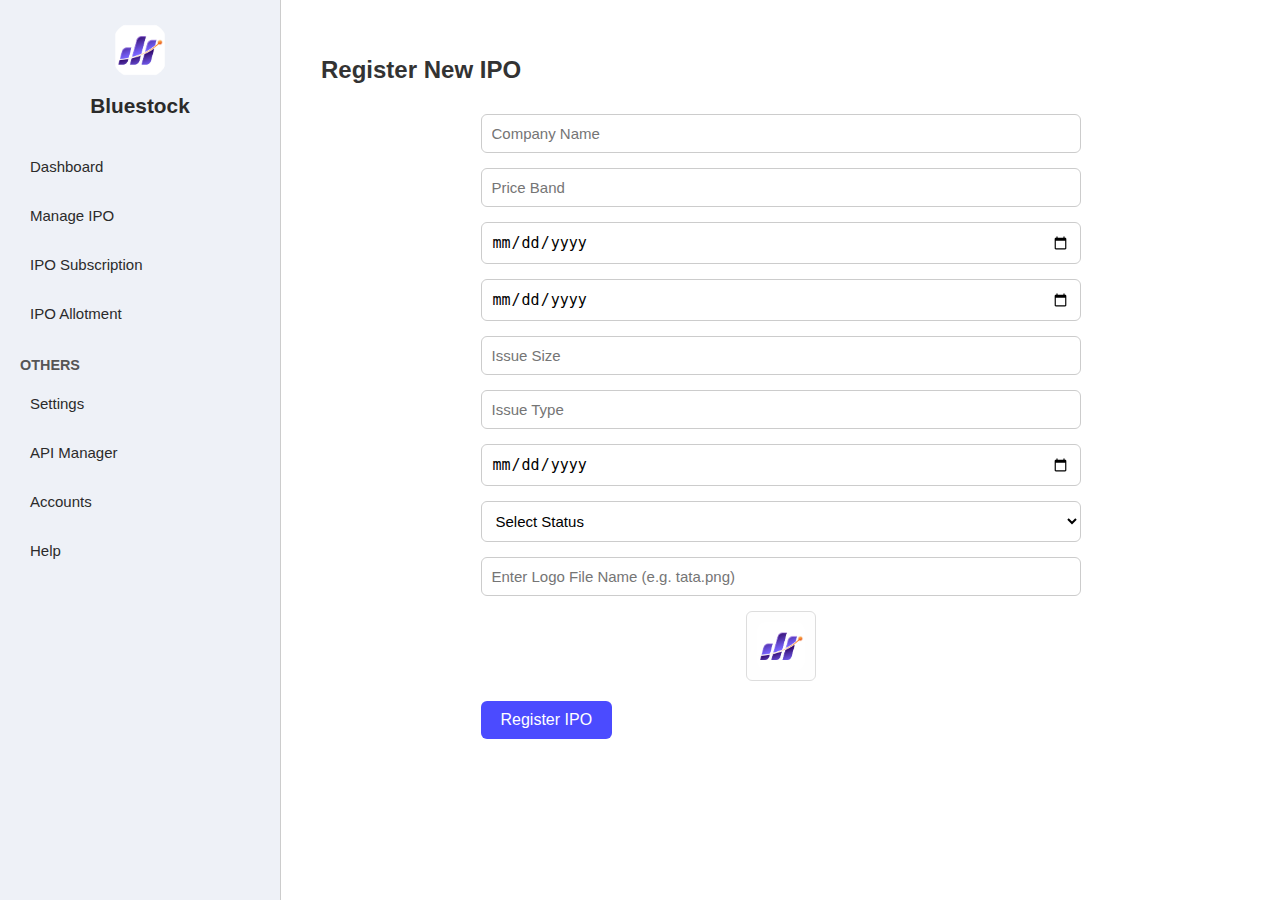
<file: register.html>
<!DOCTYPE html>
<html lang="en">
<head>
  <meta charset="UTF-8" />
  <title>Register IPO</title>
  <link rel="stylesheet" href="style.css" />
</head>
<body>
  <div class="container">
    <!-- Sidebar Menu -->
    <aside class="sidebar">
      <div class="logo">
        <img src="Logo with round.png" alt="Bluestock Logo" />
        <h2>Bluestock</h2>
      </div>
      <nav>
        <ul>
          <li><a href="index.html">Dashboard</a></li>
          <li><a href="manage-ipo.html">Manage IPO</a></li>
          <li><a href="ipo-subscription.html">IPO Subscription</a></li>
          <li><a href="ipo-allotment.html">IPO Allotment</a></li>
          <li class="section-title">Others</li>
          <li><a href="settings.html">Settings</a></li>
          <li><a href="api-manager.html">API Manager</a></li>
          <li><a href="accounts.html">Accounts</a></li>
          <li><a href="help.html">Help</a></li>
        </ul>
      </nav>
    </aside>

    <!-- Main Form Area -->
    <main class="main-content">
      <h1>Register New IPO</h1>
      <form id="ipoForm">
        <input type="text" placeholder="Company Name" id="company" required />
        <input type="text" placeholder="Price Band" id="price" required />
        <input type="date" placeholder="Open Date" id="open" required />
        <input type="date" placeholder="Close Date" id="close" required />
        <input type="text" placeholder="Issue Size" id="size" required />
        <input type="text" placeholder="Issue Type" id="type" required />
        <input type="date" placeholder="Listing Date" id="listing" required />
        <select id="status" required>
          <option value="">Select Status</option>
          <option>Ongoing</option>
          <option>Coming</option>
          <option>New Listed</option>
        </select>

        <!-- ✅ Logo Input -->
        <input type="text" placeholder="Enter Logo File Name (e.g. tata.png)" id="logo" required />
        <img id="logoPreview" src="Logo with round.png" alt="Logo Preview" class="preview-logo" />

        <button type="submit">Register IPO</button>
      </form>
    </main>
  </div>

  <script>
    // Live preview the logo
    document.getElementById('logo').addEventListener('input', function () {
      const filename = this.value.trim();
      const preview = document.getElementById('logoPreview');

      if (filename) {
        preview.src = filename; // No assets/ prefix needed
      } else {
        preview.src = "Logo with round.png"; // Default logo
      }
    });

    // Handle form submit
    document.getElementById('ipoForm').addEventListener('submit', function (e) {
      e.preventDefault();

      const ipo = {
        company: document.getElementById('company').value,
        price_band: document.getElementById('price').value,
        open_date: document.getElementById('open').value,
        close_date: document.getElementById('close').value,
        issue_size: document.getElementById('size').value,
        issue_type: document.getElementById('type').value,
        listing_date: document.getElementById('listing').value,
        status: document.getElementById('status').value,
        logo: document.getElementById('logo').value.trim() // use as-is
      };

      const ipoData = JSON.parse(localStorage.getItem('ipoData') || "[]");
      ipoData.push(ipo);
      localStorage.setItem('ipoData', JSON.stringify(ipoData));

      alert("IPO Registered!");
      location.href = "index.html";
    });
  </script>
</body>
</html>
</file>
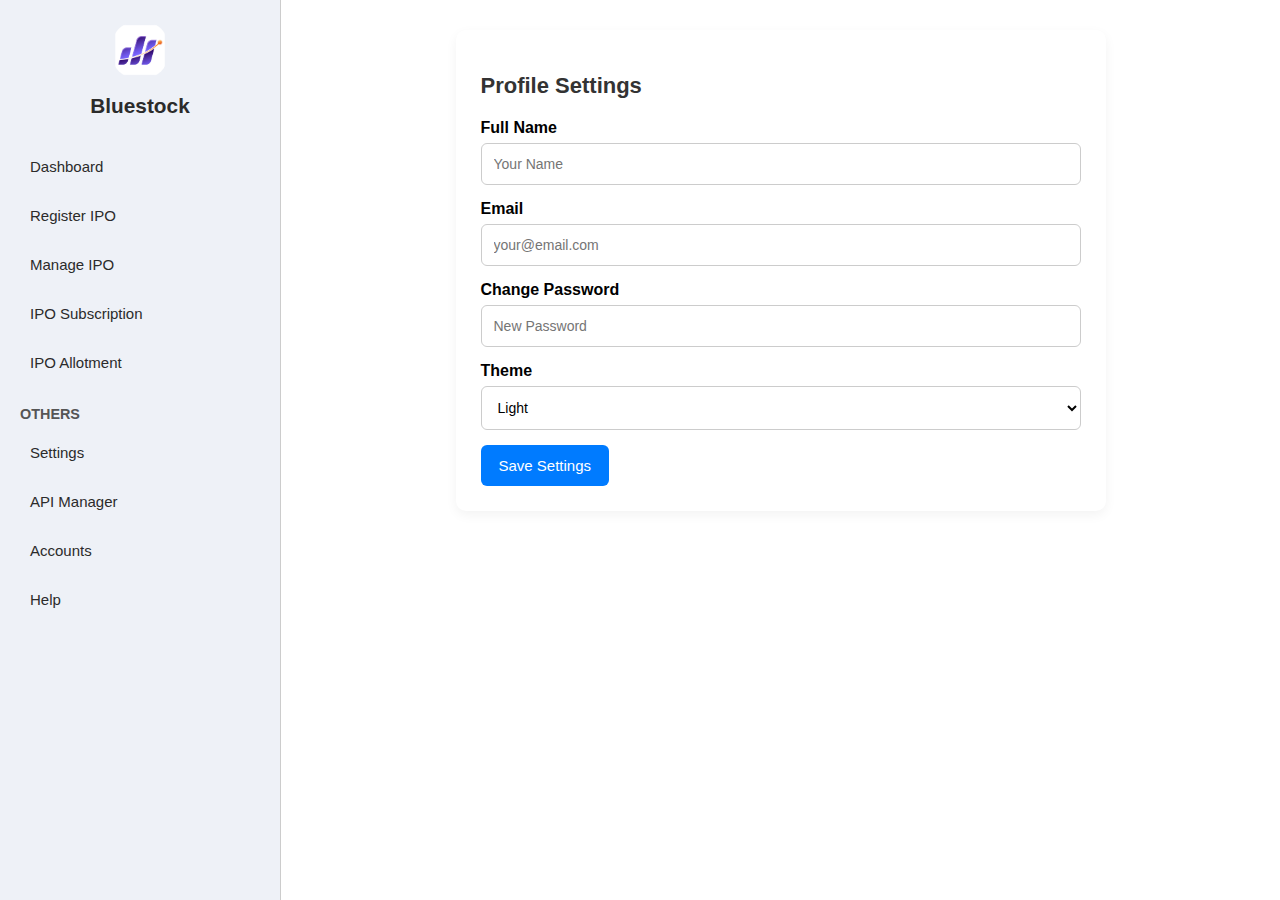
<file: settings.html>
<!DOCTYPE html>
<html lang="en">
<head>
  <meta charset="UTF-8" />
  <title>Settings - Bluestock</title>
  <link rel="stylesheet" href="style.css" />
  <style>
    .main-content {
      padding: 30px;
    }

    .settings-section {
      background: #fff;
      padding: 25px;
      border-radius: 10px;
      max-width: 600px;
      margin: auto;
      box-shadow: 0 4px 12px rgba(0,0,0,0.05);
    }

    .settings-section h2 {
      font-size: 22px;
      margin-bottom: 20px;
      color: #333;
    }

    .settings-section label {
      display: block;
      margin-bottom: 6px;
      font-weight: bold;
    }

    .settings-section input, .settings-section select {
      width: 100%;
      padding: 12px;
      margin-bottom: 15px;
      border-radius: 6px;
      border: 1px solid #ccc;
      font-size: 14px;
    }

    .settings-section button {
      background-color: #007bff;
      color: #fff;
      padding: 12px 18px;
      border: none;
      font-size: 15px;
      border-radius: 6px;
      cursor: pointer;
    }

    .settings-section button:hover {
      background-color: #0056b3;
    }
  </style>
</head>
<body>
  <div class="container">
    <!-- Sidebar -->
    <aside class="sidebar">
      <div class="logo">
        <img src="Logo with round.png" alt="Bluestock Logo" />
        <h2>Bluestock</h2>
      </div>
      <nav>
        <ul>
          <li><a href="index.html">Dashboard</a></li>
          <li><a href="register.html">Register IPO</a></li>
          <li><a href="manage-ipo.html">Manage IPO</a></li>
          <li><a href="ipo-subscription.html">IPO Subscription</a></li>
          <li><a href="ipo-allotment.html">IPO Allotment</a></li>
          <li class="section-title">Others</li>
          <li><a class="active" href="settings.html">Settings</a></li>
          <li><a href="api-manager.html">API Manager</a></li>
          <li><a href="accounts.html">Accounts</a></li>
          <li><a href="help.html">Help</a></li>
        </ul>
      </nav>
    </aside>

    <!-- Main Content -->
    <main class="main-content">
      <div class="settings-section">
        <h2>Profile Settings</h2>
        <form id="settingsForm">
          <label for="username">Full Name</label>
          <input type="text" id="username" placeholder="Your Name" required />

          <label for="email">Email</label>
          <input type="email" id="email" placeholder="your@email.com" required />

          <label for="password">Change Password</label>
          <input type="password" id="password" placeholder="New Password" />

          <label for="theme">Theme</label>
          <select id="theme">
            <option value="light">Light</option>
            <option value="dark">Dark</option>
          </select>

          <button type="submit">Save Settings</button>
        </form>
      </div>
    </main>
  </div>

  <script>
    const form = document.getElementById("settingsForm");

    // Load saved settings
    window.onload = () => {
      const settings = JSON.parse(localStorage.getItem("userSettings") || "{}");
      if (settings.name) document.getElementById("username").value = settings.name;
      if (settings.email) document.getElementById("email").value = settings.email;
      if (settings.theme) document.getElementById("theme").value = settings.theme;
    };

    form.addEventListener("submit", (e) => {
      e.preventDefault();
      const settings = {
        name: document.getElementById("username").value,
        email: document.getElementById("email").value,
        password: document.getElementById("password").value,
        theme: document.getElementById("theme").value
      };
      localStorage.setItem("userSettings", JSON.stringify(settings));
      alert("Settings saved successfully!");
    });
  </script>
</body>
</html>
</file>
<file: style.css>
/* Reset & Base */
body {
  margin: 0;
  font-family: 'Segoe UI', sans-serif;
  background-color: #f8f9fb;
}

.container {
  display: flex;
  height: 100vh;
}

/* Sidebar */
.sidebar {
  width: 240px;
  background-color: #eef1f7;
  padding: 20px;
  border-right: 1px solid #ccc;
  box-shadow: 2px 0 5px rgba(0,0,0,0.05);
}

.logo {
  text-align: center;
  margin-bottom: 30px;
}

.logo img {
  width: 60px;
  height: 60px;
  object-fit: cover;
  border-radius: 50%;
  margin-bottom: 10px;
}

.logo h2 {
  margin: 0;
  font-size: 1.3rem;
  color: #2b2b2b;
}

.sidebar nav ul {
  list-style: none;
  padding: 0;
}

.sidebar nav ul li {
  margin-bottom: 12px;
}

.sidebar nav ul li.section-title {
  font-weight: bold;
  color: #555;
  margin-top: 25px;
  font-size: 0.9rem;
  text-transform: uppercase;
}

.sidebar nav ul li a {
  text-decoration: none;
  color: #2b2b2b;
  padding: 10px;
  display: block;
  border-radius: 5px;
  font-size: 15px;
}

.sidebar nav ul li a:hover {
  background-color: #dbe4f1;
}

/* Main Content */
.main-content {
  flex: 1;
  padding: 40px;
  overflow-y: auto;
  background-color: #fff;
}

.main-content h1 {
  margin-bottom: 30px;
  font-size: 24px;
  color: #333;
}

form {
  max-width: 600px;
  margin: 0 auto;
}

form input,
form select {
  width: 100%;
  padding: 10px;
  margin-bottom: 15px;
  font-size: 15px;
  border: 1px solid #ccc;
  border-radius: 6px;
  box-sizing: border-box;
  background-color: #fff;
}

form button {
  padding: 10px 20px;
  background-color: #4b4bff;
  color: white;
  border: none;
  cursor: pointer;
  border-radius: 6px;
  font-size: 16px;
}

form button:hover {
  background-color: #3a3acc;
}

/* ✅ Smaller logo preview */
.preview-logo {
  display: block;
  width: 60px;
  height: 60px;
  object-fit: contain;
  margin: 0 auto 20px auto;
  border: 1px solid #ddd;
  padding: 4px;
  border-radius: 6px;
  background-color: #fefefe;
}

/* IPO Card Display for Manage Page */
#ipoList {
  display: flex;
  flex-direction: column;
  gap: 20px;
}

.ipo-card {
  border: 1px solid #ccc;
  padding: 15px 20px;
  border-radius: 10px;
  background: #f9f9f9;
  max-width: 600px;
  box-shadow: 0 2px 5px rgba(0,0,0,0.05);
}

.ipo-card img {
  width: 50px;
  height: 50px;
  object-fit: contain;
  margin-bottom: 10px;
}

.ipo-card h3 {
  margin: 0 0 10px;
}

.ipo-card p {
  margin: 2px 0;
  font-size: 14px;
}

.ipo-card button {
  margin-right: 10px;
  margin-top: 10px;
  padding: 6px 12px;
  font-size: 14px;
  background-color: #0077cc;
  border: none;
  color: white;
  border-radius: 4px;
  cursor: pointer;
}

.ipo-card button:hover {
  background-color: #005fa3;
}

/* Modal */
.modal {
  position: fixed;
  top: 0;
  left: 0;
  background: rgba(0,0,0,0.4);
  width: 100%;
  height: 100%;
  z-index: 999;
  display: flex;
  justify-content: center;
  align-items: center;
}

.modal-content {
  background: white;
  padding: 30px;
  border-radius: 10px;
  width: 400px;
  box-shadow: 0 4px 10px rgba(0,0,0,0.1);
}

.modal-content h3 {
  margin-top: 0;
}

.modal-content input,
.modal-content select {
  width: 100%;
  margin-bottom: 10px;
  padding: 8px;
  font-size: 14px;
  border-radius: 5px;
  border: 1px solid #ccc;
}

.modal-content button {
  margin-right: 10px;
  padding: 8px 16px;
  background-color: #4b4bff;
  border: none;
  color: white;
  border-radius: 5px;
  font-size: 14px;
  cursor: pointer;
}

.modal-content button:hover {
  background-color: #3737cc;
}
</file>
